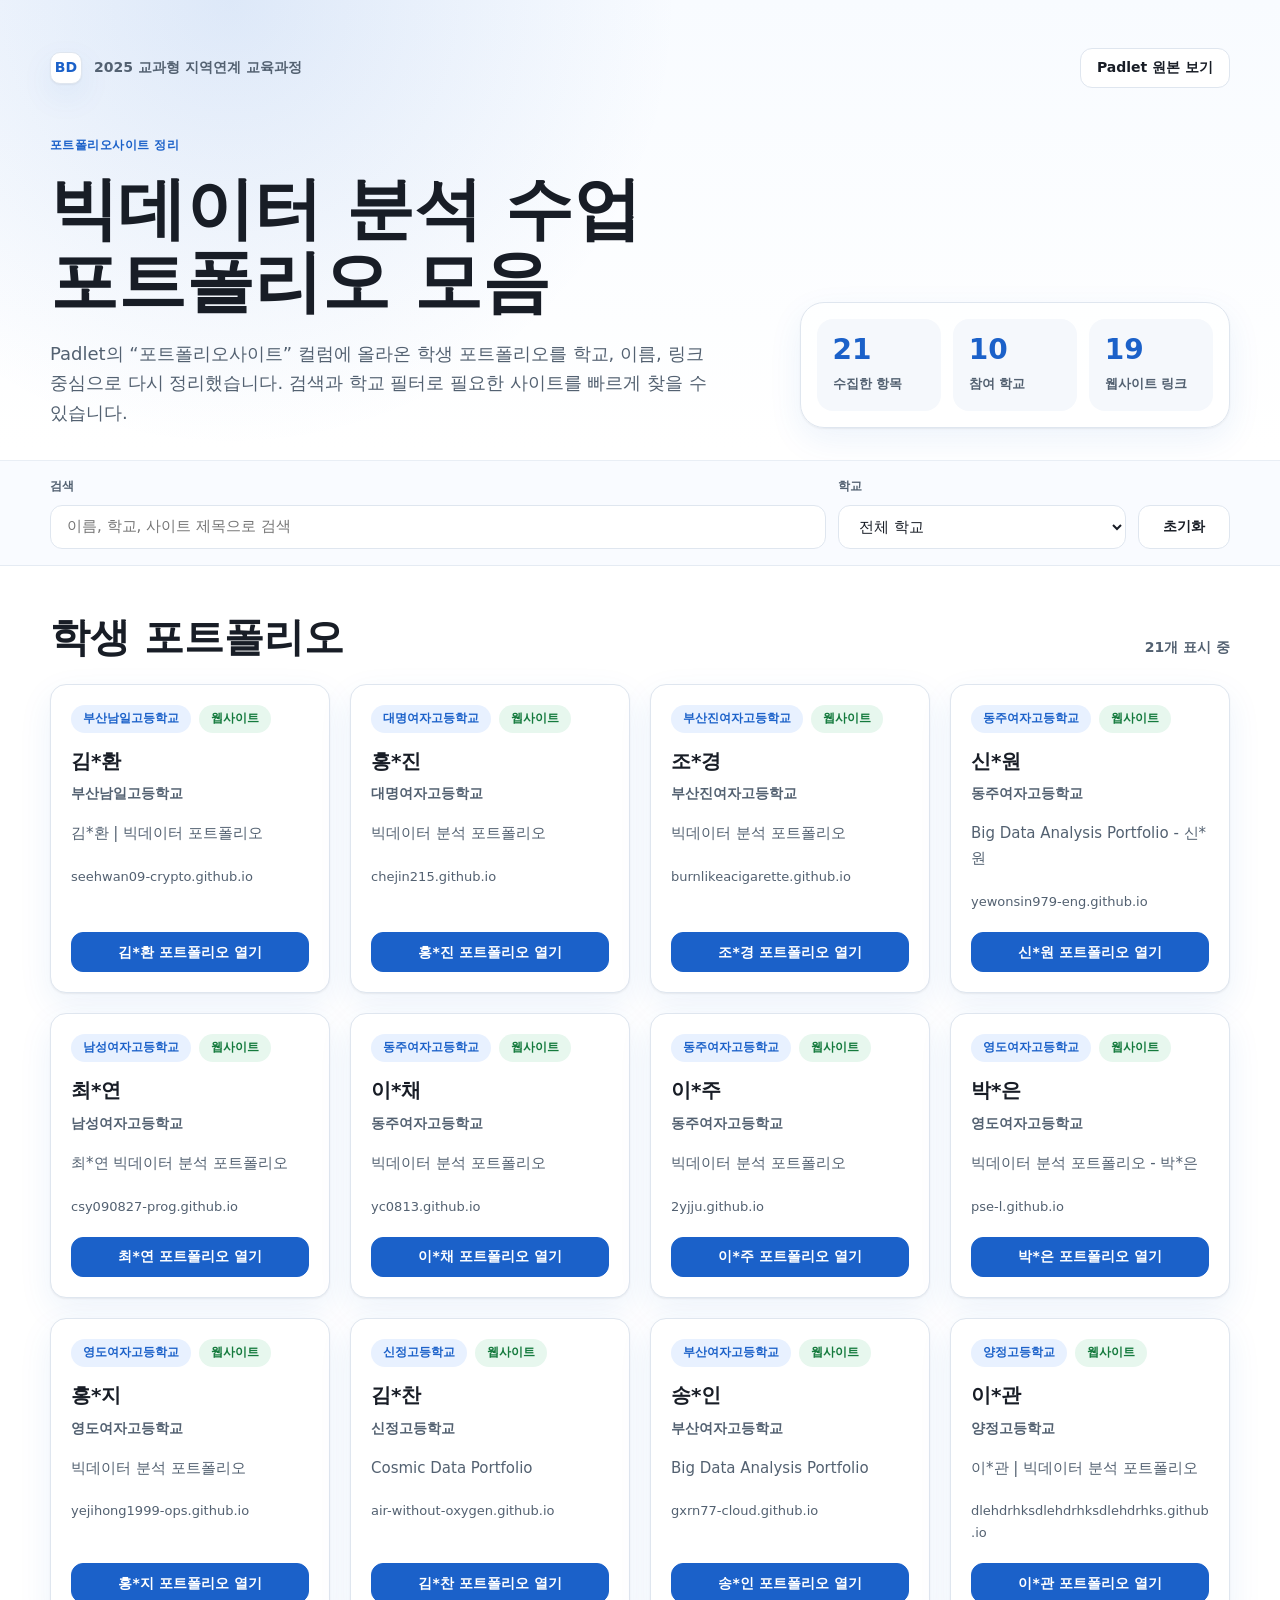
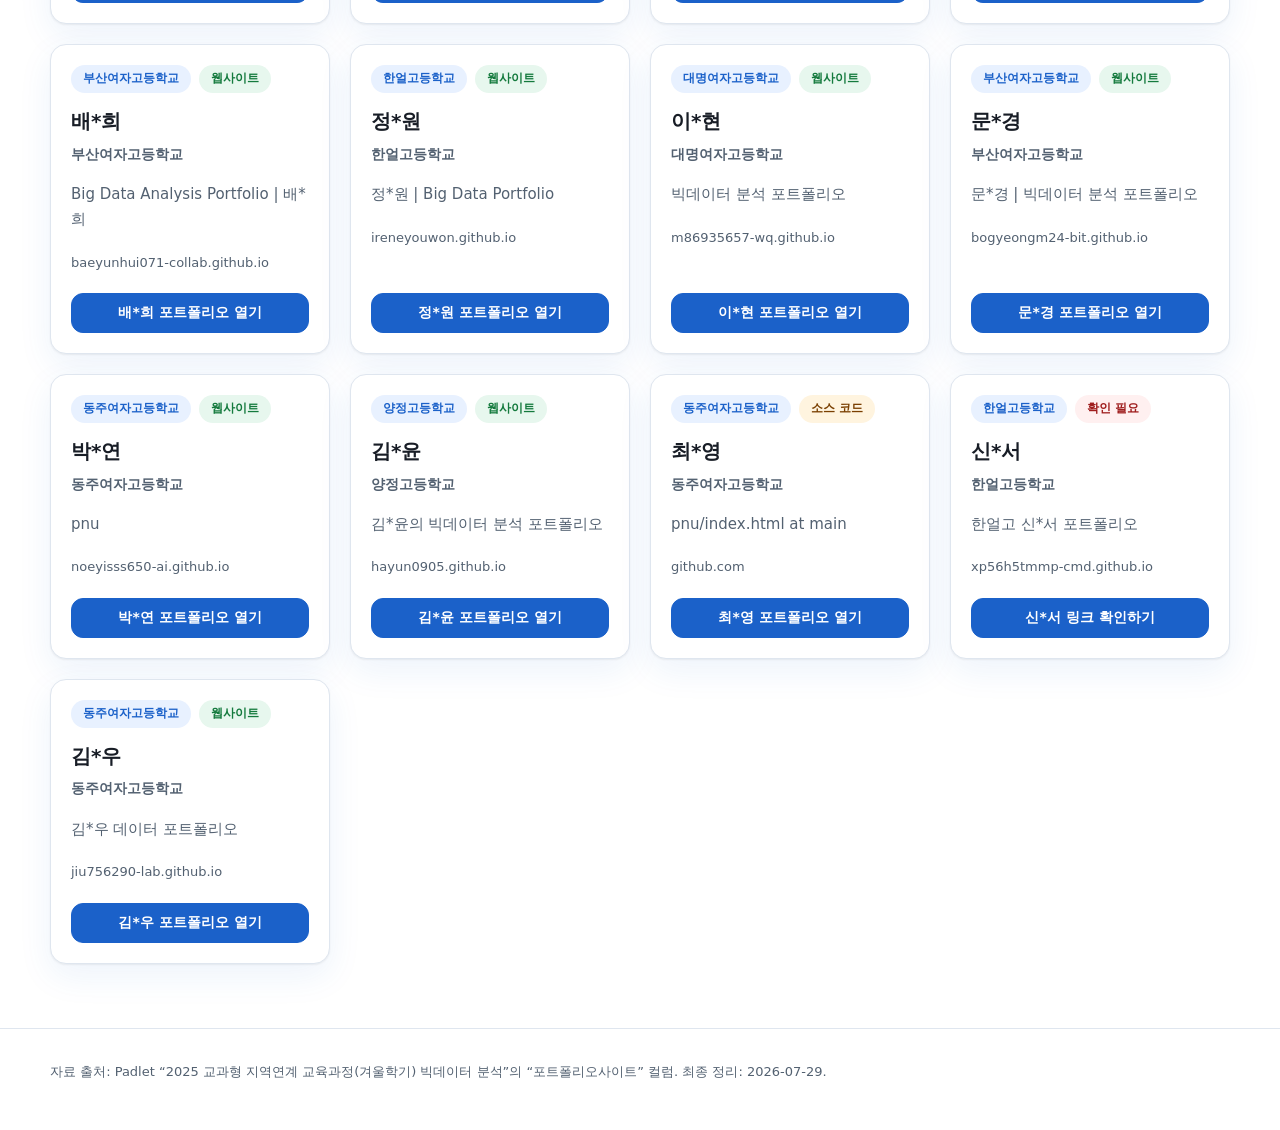
<file: index.html>
<!doctype html>
<html lang="ko">
<head>
  <meta charset="utf-8">
  <meta name="viewport" content="width=device-width, initial-scale=1">
  <title>빅데이터 분석 포트폴리오 사이트 모음</title>
  <meta name="description" content="2025 교과형 지역연계 교육과정 빅데이터 분석 수업의 학생 포트폴리오 사이트를 학교별로 정리한 웹페이지입니다.">
  <style>
    :root {
      --surface-primary: #ffffff;
      --surface-secondary: #f5f8fc;
      --surface-elevated: #ffffff;
      --text-primary: #181d26;
      --text-secondary: #536171;
      --text-muted: #536171;
      --border-default: #dfe6ef;
      --border-strong: #b8c7da;
      --accent-primary: #1b61c9;
      --accent-hover: #154fa5;
      --accent-soft: #e8f1ff;
      --success: #147a3d;
      --warning: #7a3f00;
      --status-live-bg: #e7f7ee;
      --status-source-bg: #fff4df;
      --status-broken: #9f1d1d;
      --status-broken-bg: #fff0f0;
      --shadow-card: 0 1px 2px rgb(0 0 0 / 0.06), 0 12px 34px rgb(27 97 201 / 0.08);
      --space-2: 8px;
      --space-3: 12px;
      --space-4: 16px;
      --space-5: 20px;
      --space-6: 24px;
      --space-8: 32px;
      --space-12: 48px;
      --space-16: 64px;
      --radius-card: 16px;
      --radius-control: 12px;
    }

    * {
      box-sizing: border-box;
    }

    html {
      scroll-behavior: smooth;
    }

    body {
      margin: 0;
      color: var(--text-primary);
      background:
        radial-gradient(circle at 18% 0%, rgb(27 97 201 / 0.12), transparent 28rem),
        linear-gradient(180deg, #f8fbff 0%, var(--surface-primary) 28rem);
      font-family: Pretendard, "Segoe UI", "Apple SD Gothic Neo", "Malgun Gothic", system-ui, sans-serif;
      line-height: 1.65;
    }

    a {
      color: inherit;
    }

    .page {
      width: min(1180px, calc(100% - 32px));
      margin: 0 auto;
    }

    .hero {
      padding: var(--space-12) 0 var(--space-8);
    }

    .topbar {
      display: flex;
      align-items: center;
      justify-content: space-between;
      gap: var(--space-4);
      margin-bottom: var(--space-12);
    }

    .brand {
      display: inline-flex;
      align-items: center;
      gap: var(--space-3);
      color: var(--text-secondary);
      font-size: 14px;
      font-weight: 700;
    }

    .brand-mark {
      display: grid;
      width: 32px;
      height: 32px;
      place-items: center;
      border: 1px solid var(--border-default);
      border-radius: 10px;
      color: var(--accent-primary);
      background: var(--surface-elevated);
      box-shadow: var(--shadow-card);
      font-weight: 900;
    }

    .source-link,
    .reset-button,
    .card-link {
      display: inline-flex;
      min-height: 40px;
      align-items: center;
      justify-content: center;
      border-radius: var(--radius-control);
      border: 1px solid var(--border-default);
      background: var(--surface-elevated);
      color: var(--text-primary);
      font-size: 14px;
      font-weight: 750;
      text-decoration: none;
      transition: transform 160ms ease, border-color 160ms ease, background-color 160ms ease, color 160ms ease;
    }

    .source-link {
      padding: 0 var(--space-4);
    }

    .source-link:hover,
    .reset-button:hover {
      border-color: var(--border-strong);
      background: var(--accent-soft);
    }

    .source-link:focus-visible,
    .reset-button:focus-visible,
    .card-link:focus-visible,
    .control:focus-visible {
      outline: 3px solid rgb(27 97 201 / 0.24);
      outline-offset: 2px;
      border-color: var(--accent-primary);
    }

    .source-link:active,
    .reset-button:active,
    .card-link:active {
      transform: translateY(1px);
    }

    .hero-grid {
      display: grid;
      grid-template-columns: minmax(0, 1.25fr) minmax(18rem, 0.75fr);
      gap: var(--space-8);
      align-items: end;
    }

    .eyebrow {
      margin: 0 0 var(--space-4);
      color: var(--accent-primary);
      font-size: 12px;
      font-weight: 850;
      letter-spacing: 0.04em;
    }

    h1 {
      max-width: 780px;
      margin: 0;
      font-size: clamp(2.25rem, 6vw, 4.25rem);
      font-weight: 850;
      line-height: 1.08;
      letter-spacing: 0;
      word-break: keep-all;
    }

    h1 .title-line {
      display: block;
    }

    .hero-copy {
      max-width: 62ch;
      margin: var(--space-5) 0 0;
      color: var(--text-secondary);
      font-size: 18px;
      word-break: keep-all;
    }

    .summary {
      display: grid;
      grid-template-columns: repeat(3, 1fr);
      gap: var(--space-3);
      padding: var(--space-4);
      border: 1px solid var(--border-default);
      border-radius: 24px;
      background: rgb(255 255 255 / 0.82);
      box-shadow: var(--shadow-card);
    }

    .summary-item {
      min-width: 0;
      padding: var(--space-4);
      border-radius: 16px;
      background: var(--surface-secondary);
    }

    .summary-value {
      display: block;
      color: var(--accent-primary);
      font-size: 28px;
      font-weight: 850;
      line-height: 1.1;
    }

    .summary-label {
      display: block;
      margin-top: var(--space-2);
      color: var(--text-secondary);
      font-size: 13px;
      font-weight: 700;
    }

    .controls-section {
      position: sticky;
      top: 0;
      z-index: 10;
      padding: var(--space-4) 0;
      background: rgb(248 251 255 / 0.86);
      backdrop-filter: blur(16px);
      -webkit-backdrop-filter: blur(16px);
      border-top: 1px solid rgb(223 230 239 / 0.6);
      border-bottom: 1px solid rgb(223 230 239 / 0.8);
    }

    .controls {
      display: grid;
      grid-template-columns: minmax(0, 1fr) minmax(14rem, 18rem) auto;
      gap: var(--space-3);
      align-items: end;
    }

    .field {
      display: grid;
      gap: var(--space-2);
    }

    .field label {
      color: var(--text-secondary);
      font-size: 12px;
      font-weight: 800;
      letter-spacing: 0.04em;
    }

    .control {
      width: 100%;
      min-height: 44px;
      padding: 0 var(--space-4);
      border: 1px solid var(--border-default);
      border-radius: var(--radius-control);
      background: var(--surface-elevated);
      color: var(--text-primary);
      font: inherit;
      font-size: 15px;
      transition: border-color 160ms ease, box-shadow 160ms ease;
    }

    .reset-button {
      min-width: 92px;
      min-height: 44px;
      padding: 0 var(--space-4);
      cursor: pointer;
    }

    .section-head {
      display: flex;
      align-items: end;
      justify-content: space-between;
      gap: var(--space-5);
      padding: var(--space-12) 0 var(--space-6);
    }

    .section-head h2 {
      margin: 0;
      font-size: clamp(1.75rem, 4vw, 2.5rem);
      line-height: 1.15;
    }

    .result-count {
      color: var(--text-secondary);
      font-size: 14px;
      font-weight: 750;
      white-space: nowrap;
    }

    .portfolio-grid {
      display: grid;
      grid-template-columns: repeat(auto-fit, minmax(min(100%, 17rem), 1fr));
      gap: var(--space-5);
      padding-bottom: var(--space-16);
    }

    .card {
      display: grid;
      min-height: 260px;
      align-content: space-between;
      gap: var(--space-5);
      padding: var(--space-5);
      border: 1px solid var(--border-default);
      border-radius: var(--radius-card);
      background: var(--surface-elevated);
      box-shadow: var(--shadow-card);
      transition: transform 160ms ease, border-color 160ms ease, box-shadow 160ms ease;
    }

    .card:hover {
      transform: translateY(-3px);
      border-color: var(--border-strong);
      box-shadow: 0 2px 5px rgb(0 0 0 / 0.07), 0 18px 44px rgb(27 97 201 / 0.12);
    }

    .card-meta {
      display: flex;
      flex-wrap: wrap;
      gap: var(--space-2);
      margin-bottom: var(--space-4);
    }

    .chip {
      display: inline-flex;
      align-items: center;
      min-height: 28px;
      padding: 0 var(--space-3);
      border-radius: 999px;
      background: var(--accent-soft);
      color: var(--accent-primary);
      font-size: 12px;
      font-weight: 800;
    }

    .chip.status-source {
      background: var(--status-source-bg);
      color: var(--warning);
    }

    .chip.status-broken {
      background: var(--status-broken-bg);
      color: var(--status-broken);
    }

    .chip.status-live {
      background: var(--status-live-bg);
      color: var(--success);
    }

    .card h3 {
      margin: 0;
      font-size: 20px;
      line-height: 1.28;
    }

    .school {
      margin: var(--space-2) 0 0;
      color: var(--text-secondary);
      font-size: 14px;
      font-weight: 650;
    }

    .title {
      margin: var(--space-4) 0 0;
      color: var(--text-secondary);
      font-size: 15px;
      word-break: keep-all;
    }

    .host {
      margin: var(--space-5) 0 0;
      color: var(--text-muted);
      font-size: 13px;
      overflow-wrap: anywhere;
    }

    .card-link {
      width: 100%;
      padding: 0 var(--space-4);
      background: var(--accent-primary);
      color: #ffffff;
      border-color: var(--accent-primary);
    }

    .card-link:hover {
      background: var(--accent-hover);
      border-color: var(--accent-hover);
    }

    .empty {
      display: none;
      padding: var(--space-12);
      margin-bottom: var(--space-16);
      border: 1px solid var(--border-default);
      border-radius: 24px;
      background: var(--surface-secondary);
      color: var(--text-secondary);
      text-align: center;
      font-weight: 700;
    }

    .empty.is-visible {
      display: block;
    }

    footer {
      padding: var(--space-8) 0 var(--space-12);
      border-top: 1px solid var(--border-default);
      color: var(--text-muted);
      font-size: 13px;
    }

    @media (max-width: 820px) {
      .hero-grid,
      .controls {
        grid-template-columns: 1fr;
      }

      .topbar,
      .section-head {
        align-items: flex-start;
        flex-direction: column;
      }

      .summary {
        grid-template-columns: 1fr;
      }

      .controls-section {
        position: static;
      }

      .hero-copy {
        font-size: 16px;
      }
    }

    @media (prefers-reduced-motion: reduce) {
      *,
      *::before,
      *::after {
        scroll-behavior: auto !important;
        transition: none !important;
      }
    }
  </style>
</head>
<body>
  <header class="hero">
    <div class="page">
      <div class="topbar">
        <div class="brand" aria-label="수업명">
          <span class="brand-mark">BD</span>
          <span>2025 교과형 지역연계 교육과정</span>
        </div>
        <a class="source-link" href="https://padlet.com/pnumin625/2025-b37f85t7e5kp2ymr" target="_blank" rel="noopener noreferrer">Padlet 원본 보기</a>
      </div>
      <div class="hero-grid">
        <div>
          <p class="eyebrow">포트폴리오사이트 정리</p>
          <h1><span class="title-line">빅데이터 분석 수업</span><span class="title-line">포트폴리오 모음</span></h1>
          <p class="hero-copy">Padlet의 “포트폴리오사이트” 컬럼에 올라온 학생 포트폴리오를 학교, 이름, 링크 중심으로 다시 정리했습니다. 검색과 학교 필터로 필요한 사이트를 빠르게 찾을 수 있습니다.</p>
        </div>
        <div class="summary" aria-label="포트폴리오 요약">
          <div class="summary-item">
            <span class="summary-value" id="totalCount">21</span>
            <span class="summary-label">수집한 항목</span>
          </div>
          <div class="summary-item">
            <span class="summary-value" id="schoolCount">0</span>
            <span class="summary-label">참여 학교</span>
          </div>
          <div class="summary-item">
            <span class="summary-value" id="liveCount">0</span>
            <span class="summary-label">웹사이트 링크</span>
          </div>
        </div>
      </div>
    </div>
  </header>

  <section class="controls-section" aria-label="검색과 필터">
    <div class="page controls">
      <div class="field">
        <label for="searchInput">검색</label>
        <input class="control" id="searchInput" type="search" placeholder="이름, 학교, 사이트 제목으로 검색">
      </div>
      <div class="field">
        <label for="schoolFilter">학교</label>
        <select class="control" id="schoolFilter">
          <option value="all">전체 학교</option>
        </select>
      </div>
      <button class="reset-button" type="button" id="resetButton">초기화</button>
    </div>
  </section>

  <main class="page">
    <div class="section-head">
      <h2>학생 포트폴리오</h2>
      <div class="result-count" id="resultCount" aria-live="polite">21개 표시 중</div>
    </div>
    <section class="portfolio-grid" id="portfolioGrid" aria-label="학생 포트폴리오 카드"></section>
    <div class="empty" id="emptyState">조건에 맞는 포트폴리오가 없습니다. 검색어를 줄이거나 학교 필터를 전체로 바꿔보세요.</div>
  </main>

  <footer>
    <div class="page">자료 출처: Padlet “2025 교과형 지역연계 교육과정(겨울학기) 빅데이터 분석”의 “포트폴리오사이트” 컬럼. 최종 정리: 2026-07-29.</div>
  </footer>

  <script>
    const portfolios = [
      { name: "김시환", school: "부산남일고등학교", title: "김시환 | 빅데이터 포트폴리오", url: "https://seehwan09-crypto.github.io/PNU/#projects", status: "live" },
      { name: "홍채진", school: "대명여자고등학교", title: "빅데이터 분석 포트폴리오", url: "https://chejin215.github.io/pnu/index.html", status: "live" },
      { name: "조진경", school: "부산진여자고등학교", title: "빅데이터 분석 포트폴리오", url: "https://burnlikeacigarette.github.io/PNU/index.HTML", status: "live" },
      { name: "신예원", school: "동주여자고등학교", title: "Big Data Analysis Portfolio - 신예원", url: "https://yewonsin979-eng.github.io/pnu/", status: "live" },
      { name: "최수연", school: "남성여자고등학교", title: "최수연 빅데이터 분석 포트폴리오", url: "https://csy090827-prog.github.io/pnu/index.html", status: "live" },
      { name: "이윤채", school: "동주여자고등학교", title: "빅데이터 분석 포트폴리오", url: "https://yc0813.github.io/pnuu/", status: "live" },
      { name: "이영주", school: "동주여자고등학교", title: "빅데이터 분석 포트폴리오", url: "https://2yjju.github.io/PNU/index.html", status: "live" },
      { name: "박세은", school: "영도여자고등학교", title: "빅데이터 분석 포트폴리오 - 박세은", url: "https://pse-l.github.io/PNU/", status: "live" },
      { name: "홍예지", school: "영도여자고등학교", title: "빅데이터 분석 포트폴리오", url: "https://yejihong1999-ops.github.io/PNU/", status: "live" },
      { name: "김예찬", school: "신정고등학교", title: "Cosmic Data Portfolio", url: "https://air-without-oxygen.github.io/pnu/", status: "live" },
      { name: "송가인", school: "부산여자고등학교", title: "Big Data Analysis Portfolio", url: "https://gxrn77-cloud.github.io/pnu/index.html", status: "live" },
      { name: "이동관", school: "양정고등학교", title: "이동관 | 빅데이터 분석 포트폴리오", url: "https://dlehdrhksdlehdrhksdlehdrhks.github.io/pnu/index.html", status: "live" },
      { name: "배윤희", school: "부산여자고등학교", title: "Big Data Analysis Portfolio | 배윤희", url: "https://baeyunhui071-collab.github.io/PNU/index.html", status: "live" },
      { name: "정유원", school: "한얼고등학교", title: "정유원 | Big Data Portfolio", url: "https://ireneyouwon.github.io/pnu/index.html", status: "live" },
      { name: "이가현", school: "대명여자고등학교", title: "빅데이터 분석 포트폴리오", url: "https://m86935657-wq.github.io/pnu/index.html", status: "live" },
      { name: "문보경", school: "부산여자고등학교", title: "문보경 | 빅데이터 분석 포트폴리오", url: "https://bogyeongm24-bit.github.io/pnu/index.html", status: "live" },
      { name: "박시연", school: "동주여자고등학교", title: "pnu", url: "https://noeyisss650-ai.github.io/pnu/", status: "live" },
      { name: "김하윤", school: "양정고등학교", title: "김하윤의 빅데이터 분석 포트폴리오", url: "https://hayun0905.github.io/PNU/index.html", status: "live" },
      { name: "최인영", school: "동주여자고등학교", title: "pnu/index.html at main", url: "https://github.com/choilnyoung090830-debug/pnu/blob/main/index.html", status: "source" },
      { name: "신민서", school: "한얼고등학교", title: "한얼고 신민서 포트폴리오", url: "https://xp56h5tmmp-cmd.github.io/pnu/index.html", status: "broken" },
      { name: "김지우", school: "동주여자고등학교", title: "김지우 데이터 포트폴리오", url: "https://jiu756290-lab.github.io/pnu/index.html", status: "live" }
    ];

    const grid = document.querySelector("#portfolioGrid");
    const searchInput = document.querySelector("#searchInput");
    const schoolFilter = document.querySelector("#schoolFilter");
    const resultCount = document.querySelector("#resultCount");
    const emptyState = document.querySelector("#emptyState");
    const resetButton = document.querySelector("#resetButton");

    const schools = [...new Set(portfolios.map((item) => item.school))].sort((a, b) => a.localeCompare(b, "ko"));
    const liveItems = portfolios.filter((item) => item.status === "live");

    document.querySelector("#totalCount").textContent = portfolios.length;
    document.querySelector("#schoolCount").textContent = schools.length;
    document.querySelector("#liveCount").textContent = liveItems.length;

    for (const school of schools) {
      const option = document.createElement("option");
      option.value = school;
      option.textContent = school;
      schoolFilter.append(option);
    }

    function hostFromUrl(url) {
      try {
        return new URL(url).host;
      } catch {
        return url;
      }
    }

    function maskName(name) {
      if (name.length <= 1) {
        return name;
      }
      if (name.length === 2) {
        return `${name[0]}*`;
      }
      return `${name[0]}*${name.slice(2)}`;
    }

    function maskNamesInText(text) {
      return portfolios.reduce((current, item) => current.replaceAll(item.name, maskName(item.name)), text);
    }

    function cardTemplate(item) {
      const statusText = item.status === "live" ? "웹사이트" : item.status === "source" ? "소스 코드" : "확인 필요";
      const statusClass = item.status === "live" ? "status-live" : item.status === "source" ? "status-source" : "status-broken";
      const displayName = maskName(item.name);
      const displayTitle = maskNamesInText(item.title);
      const actionText = item.status === "broken" ? `${displayName} 링크 확인하기` : `${displayName} 포트폴리오 열기`;
      return `
        <article class="card" data-name="${item.name}" data-school="${item.school}">
          <div>
            <div class="card-meta">
              <span class="chip">${item.school}</span>
              <span class="chip ${statusClass}">${statusText}</span>
            </div>
            <h3>${displayName}</h3>
            <p class="school">${item.school}</p>
            <p class="title">${displayTitle}</p>
            <p class="host">${hostFromUrl(item.url)}</p>
          </div>
          <a class="card-link" href="${item.url}" target="_blank" rel="noopener noreferrer">${actionText}</a>
        </article>
      `;
    }

    function render() {
      const query = searchInput.value.trim().toLowerCase();
      const selectedSchool = schoolFilter.value;
      const filtered = portfolios.filter((item) => {
        const haystack = `${item.name} ${maskName(item.name)} ${item.school} ${item.title} ${maskNamesInText(item.title)} ${item.url}`.toLowerCase();
        const matchesQuery = query === "" || haystack.includes(query);
        const matchesSchool = selectedSchool === "all" || item.school === selectedSchool;
        return matchesQuery && matchesSchool;
      });

      grid.innerHTML = filtered.map(cardTemplate).join("");
      resultCount.textContent = `${filtered.length}개 표시 중`;
      emptyState.classList.toggle("is-visible", filtered.length === 0);
    }

    searchInput.addEventListener("input", render);
    schoolFilter.addEventListener("change", render);
    resetButton.addEventListener("click", () => {
      searchInput.value = "";
      schoolFilter.value = "all";
      render();
      searchInput.focus();
    });

    render();
  </script>
</body>
</html>
</file>
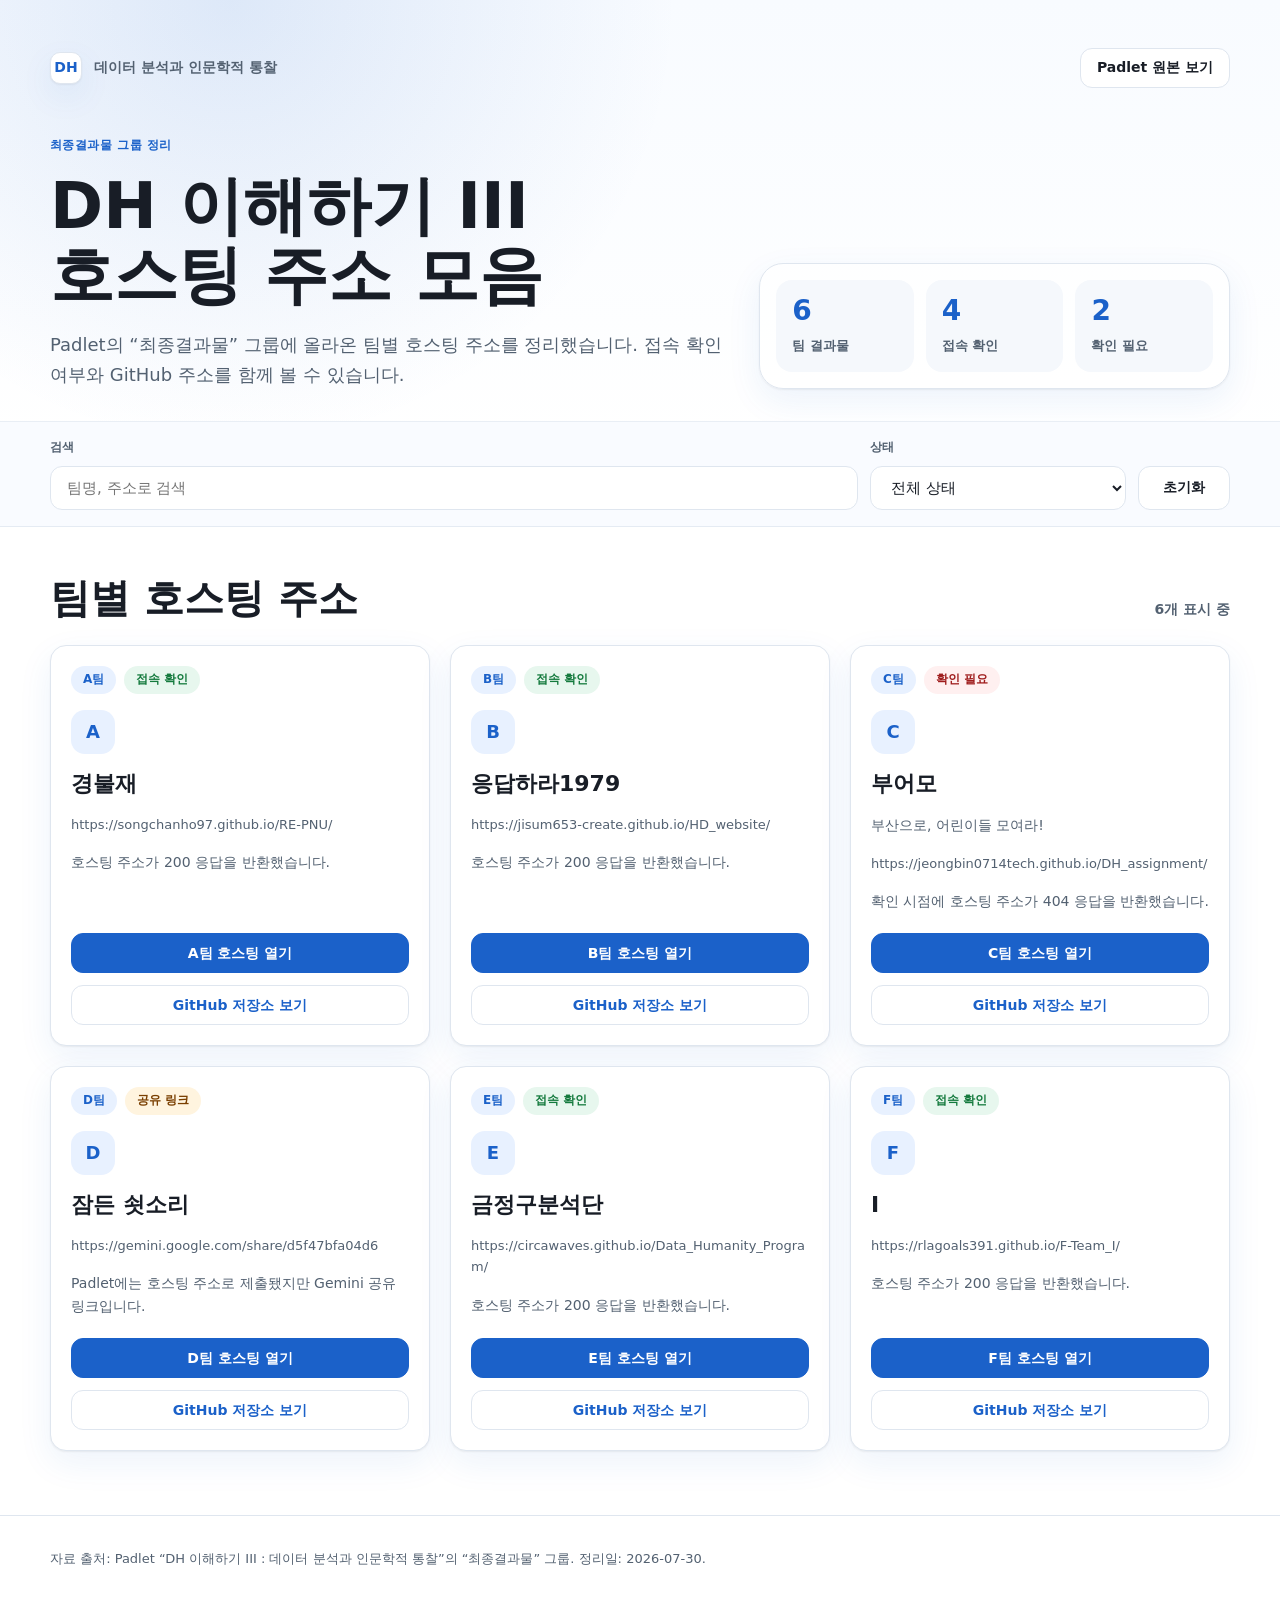
<file: dh-final-results.html>
<!doctype html>
<html lang="ko">
<head>
  <meta charset="utf-8">
  <meta name="viewport" content="width=device-width, initial-scale=1">
  <title>DH 이해하기 III 최종결과물 호스팅 주소</title>
  <meta name="description" content="Padlet 최종결과물 그룹의 팀별 호스팅 주소를 정리한 웹페이지입니다.">
  <style>
    :root {
      --surface-primary: #ffffff;
      --surface-secondary: #f5f8fc;
      --surface-elevated: #ffffff;
      --text-primary: #181d26;
      --text-secondary: #536171;
      --text-muted: #536171;
      --border-default: #dfe6ef;
      --border-strong: #b8c7da;
      --accent-primary: #1b61c9;
      --accent-hover: #154fa5;
      --accent-soft: #e8f1ff;
      --success: #147a3d;
      --warning: #7a3f00;
      --status-live-bg: #e7f7ee;
      --status-source-bg: #fff4df;
      --status-broken: #9f1d1d;
      --status-broken-bg: #fff0f0;
      --shadow-card: 0 1px 2px rgb(0 0 0 / 0.06), 0 12px 34px rgb(27 97 201 / 0.08);
      --space-2: 8px;
      --space-3: 12px;
      --space-4: 16px;
      --space-5: 20px;
      --space-6: 24px;
      --space-8: 32px;
      --space-12: 48px;
      --space-16: 64px;
      --radius-card: 16px;
      --radius-control: 12px;
    }

    * {
      box-sizing: border-box;
    }

    body {
      margin: 0;
      color: var(--text-primary);
      background:
        radial-gradient(circle at 18% 0%, rgb(27 97 201 / 0.12), transparent 28rem),
        linear-gradient(180deg, #f8fbff 0%, var(--surface-primary) 28rem);
      font-family: Pretendard, "Segoe UI", "Apple SD Gothic Neo", "Malgun Gothic", system-ui, sans-serif;
      line-height: 1.65;
    }

    .page {
      width: min(1180px, calc(100% - 32px));
      margin: 0 auto;
    }

    .hero {
      padding: var(--space-12) 0 var(--space-8);
    }

    .topbar {
      display: flex;
      align-items: center;
      justify-content: space-between;
      gap: var(--space-4);
      margin-bottom: var(--space-12);
    }

    .brand {
      display: inline-flex;
      align-items: center;
      gap: var(--space-3);
      color: var(--text-secondary);
      font-size: 14px;
      font-weight: 700;
    }

    .brand-mark {
      display: grid;
      width: 32px;
      height: 32px;
      place-items: center;
      border: 1px solid var(--border-default);
      border-radius: 10px;
      color: var(--accent-primary);
      background: var(--surface-elevated);
      box-shadow: var(--shadow-card);
      font-weight: 900;
    }

    .source-link,
    .reset-button,
    .card-link,
    .secondary-link {
      display: inline-flex;
      min-height: 40px;
      align-items: center;
      justify-content: center;
      border-radius: var(--radius-control);
      border: 1px solid var(--border-default);
      background: var(--surface-elevated);
      color: var(--text-primary);
      font-size: 14px;
      font-weight: 750;
      text-decoration: none;
      transition: transform 160ms ease, border-color 160ms ease, background-color 160ms ease, color 160ms ease;
    }

    .source-link {
      padding: 0 var(--space-4);
    }

    .source-link:hover,
    .reset-button:hover,
    .secondary-link:hover {
      border-color: var(--border-strong);
      background: var(--accent-soft);
    }

    .source-link:focus-visible,
    .reset-button:focus-visible,
    .card-link:focus-visible,
    .secondary-link:focus-visible,
    .control:focus-visible {
      outline: 3px solid rgb(27 97 201 / 0.24);
      outline-offset: 2px;
      border-color: var(--accent-primary);
    }

    .source-link:active,
    .reset-button:active,
    .card-link:active,
    .secondary-link:active {
      transform: translateY(1px);
    }

    .hero-grid {
      display: grid;
      grid-template-columns: minmax(0, 1.18fr) minmax(18rem, 0.82fr);
      gap: var(--space-8);
      align-items: end;
    }

    .eyebrow {
      margin: 0 0 var(--space-4);
      color: var(--accent-primary);
      font-size: 12px;
      font-weight: 850;
      letter-spacing: 0.04em;
    }

    h1 {
      max-width: 800px;
      margin: 0;
      font-size: clamp(2.15rem, 5.4vw, 4rem);
      font-weight: 850;
      line-height: 1.08;
      letter-spacing: 0;
      word-break: keep-all;
    }

    h1 .title-line {
      display: block;
    }

    .hero-copy {
      max-width: 64ch;
      margin: var(--space-5) 0 0;
      color: var(--text-secondary);
      font-size: 18px;
      word-break: keep-all;
    }

    .summary {
      display: grid;
      grid-template-columns: repeat(3, 1fr);
      gap: var(--space-3);
      padding: var(--space-4);
      border: 1px solid var(--border-default);
      border-radius: 24px;
      background: rgb(255 255 255 / 0.82);
      box-shadow: var(--shadow-card);
    }

    .summary-item {
      min-width: 0;
      padding: var(--space-4);
      border-radius: 16px;
      background: var(--surface-secondary);
    }

    .summary-value {
      display: block;
      color: var(--accent-primary);
      font-size: 28px;
      font-weight: 850;
      line-height: 1.1;
    }

    .summary-label {
      display: block;
      margin-top: var(--space-2);
      color: var(--text-secondary);
      font-size: 13px;
      font-weight: 700;
    }

    .controls-section {
      position: sticky;
      top: 0;
      z-index: 10;
      padding: var(--space-4) 0;
      background: rgb(248 251 255 / 0.86);
      backdrop-filter: blur(16px);
      -webkit-backdrop-filter: blur(16px);
      border-top: 1px solid rgb(223 230 239 / 0.6);
      border-bottom: 1px solid rgb(223 230 239 / 0.8);
    }

    .controls {
      display: grid;
      grid-template-columns: minmax(0, 1fr) minmax(13rem, 16rem) auto;
      gap: var(--space-3);
      align-items: end;
    }

    .field {
      display: grid;
      gap: var(--space-2);
    }

    .field label {
      color: var(--text-secondary);
      font-size: 12px;
      font-weight: 800;
      letter-spacing: 0.04em;
    }

    .control {
      width: 100%;
      min-height: 44px;
      padding: 0 var(--space-4);
      border: 1px solid var(--border-default);
      border-radius: var(--radius-control);
      background: var(--surface-elevated);
      color: var(--text-primary);
      font: inherit;
      font-size: 15px;
    }

    .reset-button {
      min-width: 92px;
      min-height: 44px;
      padding: 0 var(--space-4);
      cursor: pointer;
    }

    .section-head {
      display: flex;
      align-items: end;
      justify-content: space-between;
      gap: var(--space-5);
      padding: var(--space-12) 0 var(--space-6);
    }

    .section-head h2 {
      margin: 0;
      font-size: clamp(1.75rem, 4vw, 2.5rem);
      line-height: 1.15;
      word-break: keep-all;
    }

    .result-count {
      color: var(--text-secondary);
      font-size: 14px;
      font-weight: 750;
      white-space: nowrap;
    }

    .result-grid {
      display: grid;
      grid-template-columns: repeat(auto-fit, minmax(min(100%, 20rem), 1fr));
      gap: var(--space-5);
      padding-bottom: var(--space-16);
    }

    .card {
      display: grid;
      min-height: 308px;
      align-content: space-between;
      gap: var(--space-5);
      padding: var(--space-5);
      border: 1px solid var(--border-default);
      border-radius: var(--radius-card);
      background: var(--surface-elevated);
      box-shadow: var(--shadow-card);
      transition: transform 160ms ease, border-color 160ms ease, box-shadow 160ms ease;
    }

    .card:hover {
      transform: translateY(-3px);
      border-color: var(--border-strong);
      box-shadow: 0 2px 5px rgb(0 0 0 / 0.07), 0 18px 44px rgb(27 97 201 / 0.12);
    }

    .card-meta {
      display: flex;
      flex-wrap: wrap;
      gap: var(--space-2);
      margin-bottom: var(--space-4);
    }

    .chip {
      display: inline-flex;
      align-items: center;
      min-height: 28px;
      padding: 0 var(--space-3);
      border-radius: 999px;
      background: var(--accent-soft);
      color: var(--accent-primary);
      font-size: 12px;
      font-weight: 800;
    }

    .chip.status-live {
      background: var(--status-live-bg);
      color: var(--success);
    }

    .chip.status-share {
      background: var(--status-source-bg);
      color: var(--warning);
    }

    .chip.status-broken {
      background: var(--status-broken-bg);
      color: var(--status-broken);
    }

    .team-code {
      display: inline-flex;
      width: 44px;
      height: 44px;
      align-items: center;
      justify-content: center;
      margin-bottom: var(--space-4);
      border-radius: 14px;
      background: var(--accent-soft);
      color: var(--accent-primary);
      font-size: 18px;
      font-weight: 900;
    }

    .card h3 {
      margin: 0;
      font-size: 22px;
      line-height: 1.25;
      word-break: keep-all;
    }

    .host {
      margin: var(--space-4) 0 0;
      color: var(--text-muted);
      font-size: 13px;
      overflow-wrap: anywhere;
    }

    .note {
      margin: var(--space-4) 0 0;
      color: var(--text-secondary);
      font-size: 14px;
      word-break: keep-all;
    }

    .actions {
      display: grid;
      gap: var(--space-3);
    }

    .card-link {
      width: 100%;
      padding: 0 var(--space-4);
      background: var(--accent-primary);
      color: #ffffff;
      border-color: var(--accent-primary);
    }

    .card-link:hover {
      background: var(--accent-hover);
      border-color: var(--accent-hover);
    }

    .secondary-link {
      width: 100%;
      padding: 0 var(--space-4);
      color: var(--accent-primary);
    }

    .empty {
      display: none;
      padding: var(--space-12);
      margin-bottom: var(--space-16);
      border: 1px solid var(--border-default);
      border-radius: 24px;
      background: var(--surface-secondary);
      color: var(--text-secondary);
      text-align: center;
      font-weight: 700;
    }

    .empty.is-visible {
      display: block;
    }

    footer {
      padding: var(--space-8) 0 var(--space-12);
      border-top: 1px solid var(--border-default);
      color: var(--text-muted);
      font-size: 13px;
    }

    @media (max-width: 820px) {
      .hero-grid,
      .controls {
        grid-template-columns: 1fr;
      }

      .topbar,
      .section-head {
        align-items: flex-start;
        flex-direction: column;
      }

      .summary {
        grid-template-columns: 1fr;
      }

      .controls-section {
        position: static;
      }

      .hero-copy {
        font-size: 16px;
      }
    }

    @media (prefers-reduced-motion: reduce) {
      *,
      *::before,
      *::after {
        transition: none !important;
      }
    }
  </style>
</head>
<body>
  <header class="hero">
    <div class="page">
      <div class="topbar">
        <div class="brand" aria-label="수업명">
          <span class="brand-mark">DH</span>
          <span>데이터 분석과 인문학적 통찰</span>
        </div>
        <a class="source-link" href="https://padlet.com/pnumin625/dh-iii-dczwb5ewpoqvlvp5" target="_blank" rel="noopener noreferrer">Padlet 원본 보기</a>
      </div>
      <div class="hero-grid">
        <div>
          <p class="eyebrow">최종결과물 그룹 정리</p>
          <h1><span class="title-line">DH 이해하기 III</span><span class="title-line">호스팅 주소 모음</span></h1>
          <p class="hero-copy">Padlet의 “최종결과물” 그룹에 올라온 팀별 호스팅 주소를 정리했습니다. 접속 확인 여부와 GitHub 주소를 함께 볼 수 있습니다.</p>
        </div>
        <div class="summary" aria-label="최종결과물 요약">
          <div class="summary-item">
            <span class="summary-value" id="teamCount">6</span>
            <span class="summary-label">팀 결과물</span>
          </div>
          <div class="summary-item">
            <span class="summary-value" id="liveCount">4</span>
            <span class="summary-label">접속 확인</span>
          </div>
          <div class="summary-item">
            <span class="summary-value" id="checkCount">2</span>
            <span class="summary-label">확인 필요</span>
          </div>
        </div>
      </div>
    </div>
  </header>

  <section class="controls-section" aria-label="검색과 필터">
    <div class="page controls">
      <div class="field">
        <label for="searchInput">검색</label>
        <input class="control" id="searchInput" type="search" placeholder="팀명, 주소로 검색">
      </div>
      <div class="field">
        <label for="statusFilter">상태</label>
        <select class="control" id="statusFilter">
          <option value="all">전체 상태</option>
          <option value="live">접속 확인</option>
          <option value="share">공유 링크</option>
          <option value="broken">확인 필요</option>
        </select>
      </div>
      <button class="reset-button" type="button" id="resetButton">초기화</button>
    </div>
  </section>

  <main class="page">
    <div class="section-head">
      <h2>팀별 호스팅 주소</h2>
      <div class="result-count" id="resultCount" aria-live="polite">6개 표시 중</div>
    </div>
    <section class="result-grid" id="resultGrid" aria-label="팀별 최종결과물 카드"></section>
    <div class="empty" id="emptyState">조건에 맞는 팀 결과물이 없습니다. 검색어를 줄이거나 상태 필터를 전체로 바꿔보세요.</div>
  </main>

  <footer>
    <div class="page">자료 출처: Padlet “DH 이해하기 III : 데이터 분석과 인문학적 통찰”의 “최종결과물” 그룹. 정리일: 2026-07-30.</div>
  </footer>

  <script>
    const results = [
      {
        code: "A",
        team: "경불재",
        hosting: "https://songchanho97.github.io/RE-PNU/",
        github: "https://github.com/songchanho97/RE-PNU/tree/main",
        status: "live"
      },
      {
        code: "B",
        team: "응답하라1979",
        hosting: "https://jisum653-create.github.io/HD_website/",
        github: "https://github.com/jisum653-create/HD_website",
        status: "live"
      },
      {
        code: "C",
        team: "부어모",
        subtitle: "부산으로, 어린이들 모여라!",
        hosting: "https://jeongbin0714tech.github.io/DH_assignment/",
        github: "https://github.com/KangSY01/BuEoMo",
        status: "broken"
      },
      {
        code: "D",
        team: "잠든 쇳소리",
        hosting: "https://gemini.google.com/share/d5f47bfa04d6",
        github: "https://github.com/bbin-gif/DH-",
        status: "share"
      },
      {
        code: "E",
        team: "금정구분석단",
        hosting: "https://circawaves.github.io/Data_Humanity_Program/",
        github: "https://github.com/CircaWaves/Data_Humanity_Program",
        status: "live"
      },
      {
        code: "F",
        team: "I",
        hosting: "https://rlagoals391.github.io/F-Team_I/",
        github: "https://github.com/rlagoals391/F-Team_I",
        status: "live"
      }
    ];

    const grid = document.querySelector("#resultGrid");
    const searchInput = document.querySelector("#searchInput");
    const statusFilter = document.querySelector("#statusFilter");
    const resultCount = document.querySelector("#resultCount");
    const emptyState = document.querySelector("#emptyState");
    const resetButton = document.querySelector("#resetButton");

    const statusMap = {
      live: { text: "접속 확인", className: "status-live", note: "호스팅 주소가 200 응답을 반환했습니다." },
      share: { text: "공유 링크", className: "status-share", note: "Padlet에는 호스팅 주소로 제출됐지만 Gemini 공유 링크입니다." },
      broken: { text: "확인 필요", className: "status-broken", note: "확인 시점에 호스팅 주소가 404 응답을 반환했습니다." }
    };

    function hostFromUrl(url) {
      try {
        return new URL(url).host;
      } catch {
        return url;
      }
    }

    function cardTemplate(item) {
      const status = statusMap[item.status];
      const subtitle = item.subtitle ? `<p class="note">${item.subtitle}</p>` : "";
      return `
        <article class="card">
          <div>
            <div class="card-meta">
              <span class="chip">${item.code}팀</span>
              <span class="chip ${status.className}">${status.text}</span>
            </div>
            <span class="team-code">${item.code}</span>
            <h3>${item.team}</h3>
            ${subtitle}
            <p class="host">${item.hosting}</p>
            <p class="note">${status.note}</p>
          </div>
          <div class="actions">
            <a class="card-link" href="${item.hosting}" target="_blank" rel="noopener noreferrer">${item.code}팀 호스팅 열기</a>
            <a class="secondary-link" href="${item.github}" target="_blank" rel="noopener noreferrer">GitHub 저장소 보기</a>
          </div>
        </article>
      `;
    }

    function render() {
      const query = searchInput.value.trim().toLowerCase();
      const selectedStatus = statusFilter.value;
      const filtered = results.filter((item) => {
        const haystack = `${item.code} ${item.team} ${item.subtitle || ""} ${item.hosting} ${item.github}`.toLowerCase();
        const matchesQuery = query === "" || haystack.includes(query);
        const matchesStatus = selectedStatus === "all" || item.status === selectedStatus;
        return matchesQuery && matchesStatus;
      });

      grid.innerHTML = filtered.map(cardTemplate).join("");
      resultCount.textContent = `${filtered.length}개 표시 중`;
      emptyState.classList.toggle("is-visible", filtered.length === 0);
    }

    searchInput.addEventListener("input", render);
    statusFilter.addEventListener("change", render);
    resetButton.addEventListener("click", () => {
      searchInput.value = "";
      statusFilter.value = "all";
      render();
      searchInput.focus();
    });

    render();
  </script>
</body>
</html>
</file>
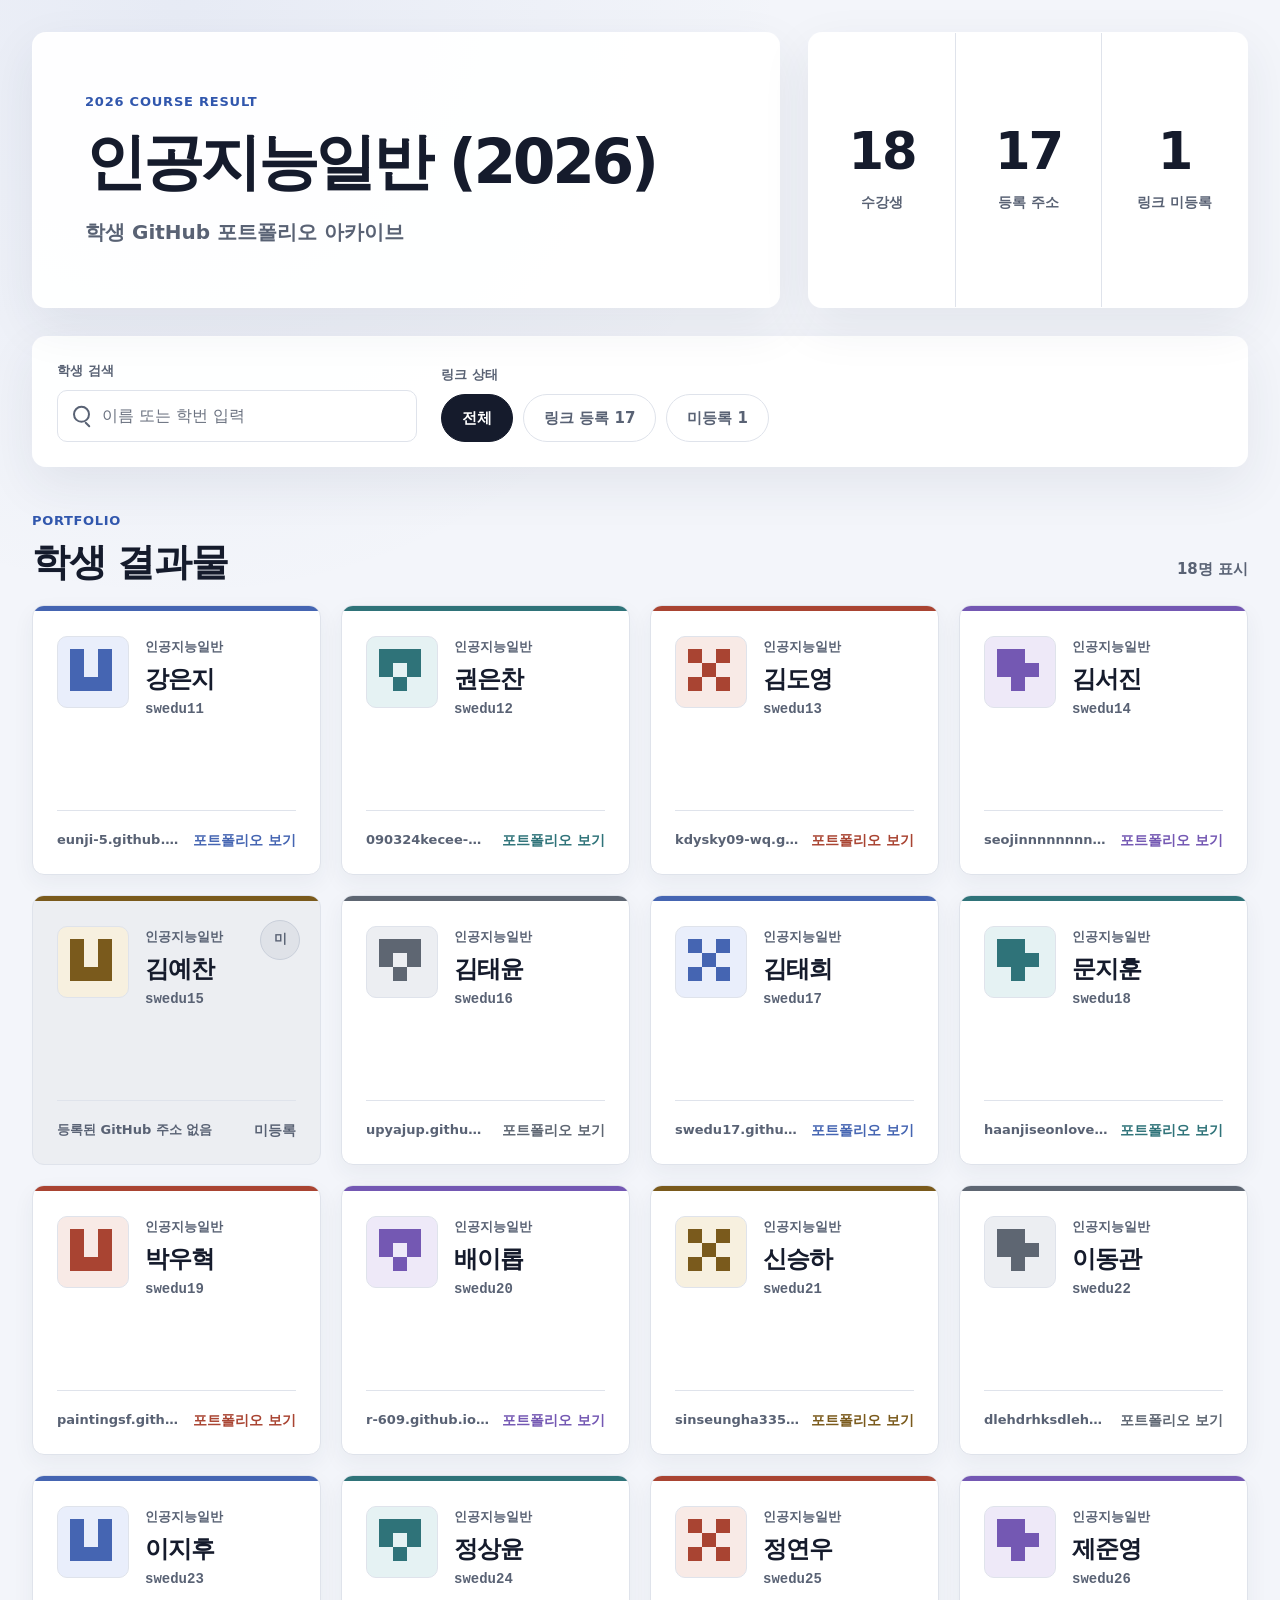
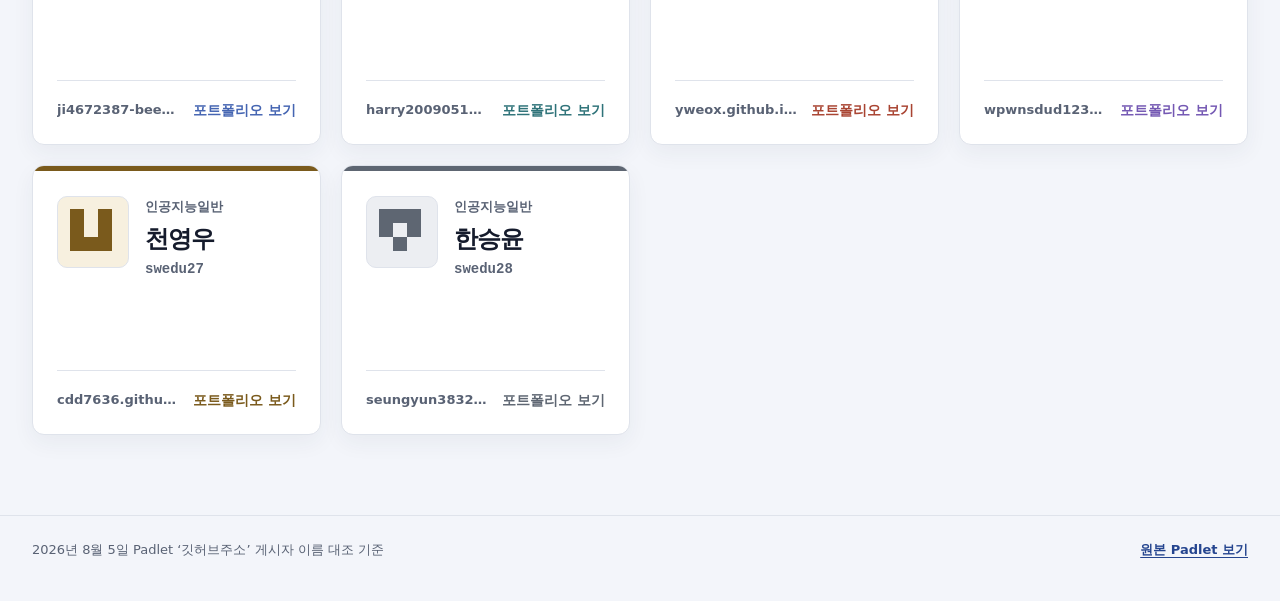
<file: github-Ai2026.html>
<!doctype html>
<html lang="ko">

<head>
  <meta charset="utf-8">
  <meta name="viewport" content="width=device-width, initial-scale=1">
  <meta name="description" content="2026년 여름방학 인공지능일반 학생 GitHub 포트폴리오 주소를 학번순으로 정리한 페이지">
  <meta name="theme-color" content="#f3f5fa">
  <title>학생 GitHub 포트폴리오 | 인공지능일반</title>
  <link rel="stylesheet" href="github-addresses.css">
</head>

<body>
  <a class="skip-link" href="#student-directory">학생 결과물로 건너뛰기</a>

  <header class="shell hero-grid" aria-labelledby="page-title">
    <section class="hero-panel hero-copy-panel">
      <p class="eyebrow">2026 COURSE RESULT</p>
      <h1 id="page-title">인공지능일반 (2026)</h1>
      <p class="hero-subtitle">학생 GitHub 포트폴리오 아카이브</p>
    </section>

    <aside class="hero-panel metrics-panel" aria-label="포트폴리오 등록 현황">
      <div class="metric">
        <strong class="metric-value" id="total-students">18</strong>
        <span class="metric-label">수강생</span>
      </div>
      <div class="metric">
        <strong class="metric-value" id="linked-count">17</strong>
        <span class="metric-label">등록 주소</span>
      </div>
      <div class="metric">
        <strong class="metric-value" id="pending-count">1</strong>
        <span class="metric-label">링크 미등록</span>
      </div>
    </aside>
  </header>

  <section class="shell control-panel" aria-label="학생 검색 및 링크 상태 필터">
    <div>
      <label class="control-label" for="student-search">학생 검색</label>
      <div class="search-wrap">
        <input class="search-field" id="student-search" type="search" placeholder="이름 또는 학번 입력" autocomplete="off">
      </div>
    </div>
    <div>
      <span class="control-label">링크 상태</span>
      <div class="filter-bar" role="group" aria-label="링크 상태 필터">
        <button class="filter-button" type="button" data-filter="all" aria-pressed="true">전체</button>
        <button class="filter-button" type="button" data-filter="linked" aria-pressed="false" id="filter-linked-btn">링크 등록 17</button>
        <button class="filter-button" type="button" data-filter="pending" aria-pressed="false" id="filter-pending-btn">미등록 1</button>
      </div>
    </div>
  </section>

  <main class="shell directory" id="student-directory">
    <div class="directory-head">
      <div>
        <p class="section-kicker">PORTFOLIO</p>
        <h2>학생 결과물</h2>
      </div>
      <p class="result-count" id="result-count" aria-live="polite">18명 표시</p>
    </div>

    <ol class="student-list" id="student-list" aria-label="학번순 학생 GitHub 포트폴리오"></ol>
    <p class="empty-state" id="empty-state" hidden>검색 조건에 맞는 학생이 없습니다.</p>
  </main>

  <footer>
    <div class="shell footer-inner">
      <p>2026년 8월 5일 Padlet ‘깃허브주소’ 게시자 이름 대조 기준</p>
      <a class="source-link" href="https://padlet.com/pnumin625/2026-yvi0fglmjmepsd0v" target="_blank"
        rel="noopener noreferrer">원본 Padlet 보기</a>
    </div>
  </footer>

  <script>
    (() => {
      const students = [
        { name: "강은지", id: "swedu11", url: "https://eunji-5.github.io/AI2026/", domain: "eunji-5.github.io/AI2026/" },
        { name: "권은찬", id: "swedu12", url: "https://090324kecee-maker.github.io/AI2026/", domain: "090324kecee-maker.github.io/AI2026/" },
        { name: "김도영", id: "swedu13", url: "https://kdysky09-wq.github.io/AI-2026/", domain: "kdysky09-wq.github.io/AI-2026/" },
        { name: "김서진", id: "swedu14", url: "https://seojinnnnnnnn.github.io/AI2026/", domain: "seojinnnnnnnn.github.io/AI2026/" },
        { name: "김예찬", id: "swedu15" },
        { name: "김태윤", id: "swedu16", url: "https://upyajup.github.io/AI2026/", domain: "upyajup.github.io/AI2026/" },
        { name: "김태희", id: "swedu17", url: "https://swedu17.github.io/AI-2026/", domain: "swedu17.github.io/AI-2026/" },
        { name: "문지훈", id: "swedu18", url: "https://haanjiseonloveleeyeajoon.github.io/2026AI/", domain: "haanjiseonloveleeyeajoon.github.io/2026AI/" },
        { name: "박우혁", id: "swedu19", url: "https://paintingsf.github.io/AI2026/", domain: "paintingsf.github.io/AI2026/" },
        { name: "배이롭", id: "swedu20", url: "https://r-609.github.io/AI2026/", domain: "r-609.github.io/AI2026/" },
        { name: "신승하", id: "swedu21", url: "https://sinseungha335-art.github.io/AI2026/", domain: "sinseungha335-art.github.io/AI2026/" },
        { name: "이동관", id: "swedu22", url: "https://dlehdrhksdlehdrhksdlehdrhks.github.io/AI2026/", domain: "dlehdrhksdlehdrhksdlehdrhks.github.io/AI2026/" },
        { name: "이지후", id: "swedu23", url: "https://ji4672387-beep.github.io/AI2026/", domain: "ji4672387-beep.github.io/AI2026/" },
        { name: "정상윤", id: "swedu24", url: "https://harry20090515-ai.github.io/AI2026/", domain: "harry20090515-ai.github.io/AI2026/" },
        { name: "정연우", id: "swedu25", url: "https://yweox.github.io/AI2026/", domain: "yweox.github.io/AI2026/" },
        { name: "제준영", id: "swedu26", url: "https://wpwnsdud1234.github.io/AI2026/", domain: "wpwnsdud1234.github.io/AI2026/" },
        { name: "천영우", id: "swedu27", url: "https://cdd7636.github.io/AI2026/", domain: "cdd7636.github.io/AI2026/" },
        { name: "한승윤", id: "swedu28", url: "https://seungyun3832.github.io/AI2026/", domain: "seungyun3832.github.io/AI2026/" }
      ];

      // Dynamic metrics calculation
      const totalCount = students.length;
      const linkedCount = students.filter(s => Boolean(s.url)).length;
      const pendingCount = totalCount - linkedCount;

      document.querySelector("#total-students").textContent = totalCount;
      document.querySelector("#linked-count").textContent = linkedCount;
      document.querySelector("#pending-count").textContent = pendingCount;

      document.querySelector("#filter-linked-btn").textContent = `링크 등록 ${linkedCount}`;
      document.querySelector("#filter-pending-btn").textContent = `미등록 ${pendingCount}`;

      const accents = ["blue", "teal", "coral", "violet", "amber", "slate"];
      const patterns = ["a", "b", "c", "d"];
      const list = document.querySelector("#student-list");
      const search = document.querySelector("#student-search");
      const buttons = Array.from(document.querySelectorAll(".filter-button"));
      const resultCount = document.querySelector("#result-count");
      const empty = document.querySelector("#empty-state");
      let activeFilter = "all";

      students.forEach((student, index) => {
        const linked = Boolean(student.url);
        const displayDomain = student.domain || (linked ? student.url.replace(/^https?:\/\//, "") : "등록된 GitHub 주소 없음");
        const item = document.createElement("li");
        const surface = document.createElement(linked ? "a" : "article");

        item.className = `card-item accent-${accents[index % accents.length]}`;
        item.dataset.status = linked ? "linked" : "pending";
        item.dataset.search = `${student.name} ${student.id}`.toLocaleLowerCase("ko-KR");

        surface.className = `student-card ${linked ? "linked" : "pending"}`;
        if (linked) {
          surface.href = student.url;
          surface.target = "_blank";
          surface.rel = "noopener noreferrer";
          surface.setAttribute("aria-label", `${student.name} 포트폴리오 새 창에서 열기`);
        }

        surface.innerHTML = `
          <div class="card-main">
            <span class="pixel-avatar pattern-${patterns[index % patterns.length]}" aria-hidden="true">
              <span class="pixel-mark"></span>
            </span>
            <div class="identity">
              <p class="course-label">인공지능일반</p>
              <h3 class="student-name">${student.name}</h3>
              <p class="student-id">${student.id}</p>
            </div>
          </div>
          ${linked ? "" : '<span class="pending-mark" aria-hidden="true">미</span><span class="sr-only">링크 미등록</span>'}
          <div class="card-footer">
            <p class="portfolio-domain">${linked ? displayDomain : "등록된 GitHub 주소 없음"}</p>
            <span class="portfolio-action">${linked ? "포트폴리오 보기" : "미등록"}</span>
          </div>
        `;

        item.append(surface);
        list.append(item);
      });

      const cards = Array.from(document.querySelectorAll(".card-item"));

      const applyFilters = () => {
        const query = search.value.trim().toLocaleLowerCase("ko-KR");
        let visibleCount = 0;

        cards.forEach((card) => {
          const matchesStatus = activeFilter === "all" || card.dataset.status === activeFilter;
          const matchesSearch = !query || card.dataset.search.includes(query);
          const visible = matchesStatus && matchesSearch;
          card.hidden = !visible;
          if (visible) visibleCount += 1;
        });

        empty.hidden = visibleCount !== 0;
        resultCount.textContent = `${visibleCount}명 표시`;
      };

      buttons.forEach((button) => {
        button.addEventListener("click", () => {
          activeFilter = button.dataset.filter;
          buttons.forEach((item) => item.setAttribute("aria-pressed", String(item === button)));
          applyFilters();
        });
      });

      search.addEventListener("input", applyFilters);
    })();
  </script>
</body>

</html>
</file>
<file: github-addresses.css>
:root {
  color-scheme: light;
  --canvas: #f3f5fa;
  --surface: #ffffff;
  --ink: #151b2c;
  --ink-muted: #596274;
  --ink-faint: #6b7280;
  --border: #dfe3eb;
  --border-strong: #c9cfda;
  --accent: #3157ad;
  --accent-strong: #25458f;
  --focus: #1769d2;
  --pending-bg: #eceef2;
  --card-blue: #4565b2;
  --card-teal: #2f7379;
  --card-coral: #a94432;
  --card-violet: #7458b3;
  --card-amber: #7a5a1c;
  --card-slate: #5e6672;
  --avatar-blue: #e9eefb;
  --avatar-teal: #e5f2f3;
  --avatar-coral: #f8eae6;
  --avatar-violet: #eee9f8;
  --avatar-amber: #f7f0df;
  --avatar-slate: #eceef2;
  --pending-mark-bg: #dfe2e8;
  --ambient: rgba(69, 101, 178, 0.07);
  --surface-overlay: rgba(255, 255, 255, 0.94);
  --surface-translucent: rgba(255, 255, 255, 0.7);
  --border-highlight: rgba(255, 255, 255, 0.9);
  --shadow-panel: 0 18px 50px rgba(38, 49, 77, 0.08);
  --shadow-card: 0 8px 22px rgba(38, 49, 77, 0.055);
  --shadow-card-hover: 0 14px 30px rgba(38, 49, 77, 0.1);
  --radius-control: 10px;
  --radius-panel: 14px;
  --radius-card: 12px;
  --max-width: 1440px;
}

* { box-sizing: border-box; }

html { scroll-behavior: smooth; }

body {
  margin: 0;
  background:
    radial-gradient(circle at 14% 0%, var(--ambient), transparent 38rem),
    var(--canvas);
  color: var(--ink);
  font-family: "Pretendard Variable", "Apple SD Gothic Neo", "Noto Sans KR", system-ui, sans-serif;
  line-height: 1.6;
  text-rendering: optimizeLegibility;
}

a { color: inherit; }
button, input { font: inherit; }

.sr-only {
  position: absolute;
  width: 1px;
  height: 1px;
  padding: 0;
  margin: -1px;
  overflow: hidden;
  clip: rect(0, 0, 0, 0);
  white-space: nowrap;
  border: 0;
}

.skip-link {
  position: fixed;
  z-index: 20;
  top: 8px;
  left: 8px;
  padding: 10px 14px;
  border-radius: var(--radius-control);
  background: var(--ink);
  color: var(--surface);
  transform: translateY(-160%);
}

.skip-link:focus { transform: translateY(0); }

.shell {
  width: min(calc(100% - 64px), var(--max-width));
  margin-inline: auto;
}

.hero-grid {
  display: grid;
  grid-template-columns: minmax(0, 1.75fr) minmax(440px, 1fr);
  gap: 28px;
  padding-top: 32px;
}

.hero-panel,
.control-panel {
  border: 1px solid var(--border-highlight);
  border-radius: var(--radius-panel);
  background: var(--surface-overlay);
  box-shadow: var(--shadow-panel);
}

.hero-copy-panel {
  display: flex;
  min-height: 276px;
  padding: 44px 52px;
  flex-direction: column;
  justify-content: center;
}

.eyebrow {
  margin: 0 0 16px;
  color: var(--accent);
  font-size: 0.8125rem;
  font-weight: 800;
  letter-spacing: 0.06em;
  text-transform: uppercase;
}

h1 {
  margin: 0;
  font-size: clamp(2.25rem, 4.8vw, 4rem);
  font-weight: 800;
  letter-spacing: -0.055em;
  line-height: 1.08;
  word-break: keep-all;
}

.hero-subtitle {
  margin: 20px 0 0;
  color: var(--ink-muted);
  font-size: clamp(1rem, 1.8vw, 1.25rem);
  font-weight: 720;
  word-break: keep-all;
}

.metrics-panel {
  display: grid;
  grid-template-columns: repeat(3, 1fr);
  min-height: 276px;
  overflow: hidden;
}

.metric {
  display: flex;
  min-width: 0;
  padding: 28px 16px;
  align-items: center;
  flex-direction: column;
  justify-content: center;
  text-align: center;
}

.metric + .metric { border-left: 1px solid var(--border); }

.metric-value {
  font-size: clamp(2rem, 4vw, 3.25rem);
  font-weight: 820;
  letter-spacing: -0.04em;
  line-height: 1;
}

.metric-label {
  margin-top: 14px;
  color: var(--ink-muted);
  font-size: 0.875rem;
  font-weight: 720;
  word-break: keep-all;
}

.control-panel {
  display: grid;
  grid-template-columns: minmax(260px, 360px) 1fr;
  gap: 24px;
  margin-top: 28px;
  padding: 24px;
  align-items: end;
}

.control-label {
  display: block;
  margin-bottom: 8px;
  color: var(--ink-muted);
  font-size: 0.8125rem;
  font-weight: 750;
}

.search-wrap { position: relative; }

.search-wrap::before {
  position: absolute;
  top: 50%;
  left: 16px;
  width: 13px;
  height: 13px;
  border: 2px solid var(--ink-muted);
  border-radius: 50%;
  content: "";
  transform: translateY(-60%);
  pointer-events: none;
}

.search-wrap::after {
  position: absolute;
  top: calc(50% + 5px);
  left: 28px;
  width: 7px;
  height: 2px;
  border-radius: 2px;
  background: var(--ink-muted);
  content: "";
  transform: rotate(45deg);
  transform-origin: left center;
  pointer-events: none;
}

.search-field {
  width: 100%;
  min-height: 52px;
  padding: 12px 16px 12px 44px;
  border: 1px solid var(--border);
  border-radius: var(--radius-control);
  background: var(--surface);
  color: var(--ink);
}

.search-field::placeholder { color: var(--ink-faint); }

.filter-bar {
  display: flex;
  gap: 10px;
  min-width: 0;
  overflow-x: auto;
  scrollbar-width: thin;
}

.filter-button {
  flex: none;
  min-height: 48px;
  padding: 10px 20px;
  border: 1px solid var(--border);
  border-radius: 999px;
  background: var(--surface);
  color: var(--ink-muted);
  cursor: pointer;
  font-size: 0.9375rem;
  font-weight: 760;
  transition: border-color 160ms ease, background-color 160ms ease, color 160ms ease, transform 120ms ease;
}

.filter-button:hover { border-color: var(--border-strong); color: var(--ink); }

.filter-button[aria-pressed="true"] {
  border-color: var(--ink);
  background: var(--ink);
  color: var(--surface);
}

.filter-button:active { transform: scale(0.98); }

.directory { padding-block: 44px 80px; }

.directory-head {
  display: flex;
  margin-bottom: 20px;
  align-items: end;
  justify-content: space-between;
}

.section-kicker {
  margin: 0 0 8px;
  color: var(--accent);
  font-size: 0.8125rem;
  font-weight: 820;
  letter-spacing: 0.05em;
  text-transform: uppercase;
}

h2 {
  margin: 0;
  font-size: clamp(1.75rem, 3vw, 2.35rem);
  line-height: 1.2;
  letter-spacing: -0.035em;
}

.result-count {
  margin: 0 0 4px;
  color: var(--ink-muted);
  font-size: 0.9375rem;
  font-weight: 720;
}

.student-list {
  display: grid;
  grid-template-columns: repeat(4, minmax(0, 1fr));
  gap: 20px;
  margin: 0;
  padding: 0;
  list-style: none;
}

.card-item { min-width: 0; }
.card-item[hidden] { display: none; }
.accent-blue { --card-accent: var(--card-blue); --avatar-soft: var(--avatar-blue); }
.accent-teal { --card-accent: var(--card-teal); --avatar-soft: var(--avatar-teal); }
.accent-coral { --card-accent: var(--card-coral); --avatar-soft: var(--avatar-coral); }
.accent-violet { --card-accent: var(--card-violet); --avatar-soft: var(--avatar-violet); }
.accent-amber { --card-accent: var(--card-amber); --avatar-soft: var(--avatar-amber); }
.accent-slate { --card-accent: var(--card-slate); --avatar-soft: var(--avatar-slate); }

.student-card {
  position: relative;
  display: flex;
  min-height: 270px;
  overflow: hidden;
  padding: 30px 24px 22px;
  border: 1px solid var(--border);
  border-radius: var(--radius-card);
  background: var(--surface);
  box-shadow: var(--shadow-card);
  flex-direction: column;
  text-decoration: none;
}

.student-card::before {
  position: absolute;
  inset: 0 0 auto;
  height: 5px;
  background: var(--card-accent);
  content: "";
}

.student-card.linked {
  cursor: pointer;
  transition: border-color 180ms ease, box-shadow 180ms ease, transform 180ms ease;
}

.student-card.linked:hover,
.student-card.linked:focus-visible {
  border-color: var(--card-accent);
  box-shadow: var(--shadow-card-hover);
  transform: translateY(-2px);
}

.student-card.pending {
  background: var(--pending-bg);
  box-shadow: none;
}

.card-main {
  display: grid;
  grid-template-columns: 72px minmax(0, 1fr);
  gap: 16px;
  align-items: start;
}

.pixel-avatar {
  position: relative;
  width: 72px;
  height: 72px;
  border: 1px solid var(--border);
  border-radius: 10px;
  background: var(--avatar-soft);
}

.pixel-mark {
  position: absolute;
  top: 12px;
  left: 12px;
  width: 14px;
  height: 14px;
  background: var(--card-accent);
}

.pattern-a .pixel-mark { box-shadow: 28px 0 var(--card-accent), 0 14px var(--card-accent), 28px 14px var(--card-accent), 0 28px var(--card-accent), 14px 28px var(--card-accent), 28px 28px var(--card-accent); }
.pattern-b .pixel-mark { box-shadow: 14px 0 var(--card-accent), 28px 0 var(--card-accent), 0 14px var(--card-accent), 28px 14px var(--card-accent), 14px 28px var(--card-accent); }
.pattern-c .pixel-mark { box-shadow: 28px 0 var(--card-accent), 14px 14px var(--card-accent), 0 28px var(--card-accent), 28px 28px var(--card-accent); }
.pattern-d .pixel-mark { box-shadow: 14px 0 var(--card-accent), 0 14px var(--card-accent), 14px 14px var(--card-accent), 28px 14px var(--card-accent), 14px 28px var(--card-accent); }

.identity { min-width: 0; }

.course-label {
  margin: 1px 0 6px;
  color: var(--ink-muted);
  font-size: 0.8125rem;
  font-weight: 750;
}

.student-name {
  margin: 0;
  font-size: 1.5rem;
  font-weight: 790;
  letter-spacing: -0.035em;
  line-height: 1.25;
}

.student-id {
  margin: 5px 0 0;
  color: var(--ink-muted);
  font: 650 0.875rem/1.5 SFMono-Regular, Consolas, monospace;
}

.pending-mark {
  position: absolute;
  top: 24px;
  right: 20px;
  display: grid;
  width: 40px;
  height: 40px;
  border: 1px solid var(--border-strong);
  border-radius: 50%;
  background: var(--pending-mark-bg);
  color: var(--ink-muted);
  font-size: 0.8125rem;
  font-weight: 800;
  place-items: center;
}

.card-footer {
  display: grid;
  grid-template-columns: minmax(0, 1fr) auto;
  gap: 12px;
  margin-top: auto;
  padding-top: 18px;
  border-top: 1px solid var(--border);
  align-items: center;
}

.portfolio-domain {
  margin: 0;
  overflow: hidden;
  color: var(--ink-muted);
  font-size: 0.8125rem;
  font-weight: 650;
  text-overflow: ellipsis;
  white-space: nowrap;
}

.portfolio-action {
  color: var(--card-accent);
  font-size: 0.875rem;
  font-weight: 800;
  white-space: nowrap;
}

.pending .portfolio-action { color: var(--ink-muted); }

:is(.filter-button, .search-field, .student-card.linked, .source-link):focus-visible {
  outline: 3px solid var(--focus);
  outline-offset: 3px;
}

.empty-state {
  margin: 0;
  padding: 56px 24px;
  border: 1px dashed var(--border-strong);
  border-radius: var(--radius-card);
  background: var(--surface-translucent);
  color: var(--ink-muted);
  text-align: center;
}

footer {
  padding-block: 24px 40px;
  border-top: 1px solid var(--border);
  color: var(--ink-muted);
  font-size: 0.8125rem;
}

.footer-inner {
  display: flex;
  gap: 16px;
  align-items: center;
  justify-content: space-between;
}

.footer-inner p { margin: 0; }

.source-link {
  color: var(--accent-strong);
  font-weight: 760;
  text-underline-offset: 3px;
}

@media (max-width: 1100px) {
  .student-list { grid-template-columns: repeat(3, minmax(0, 1fr)); }
  .hero-grid { grid-template-columns: minmax(0, 1.45fr) minmax(380px, 1fr); }
}

@media (max-width: 900px) {
  .shell { width: min(calc(100% - 48px), var(--max-width)); }
  .hero-grid { grid-template-columns: 1fr; }
  .hero-copy-panel { min-height: 230px; }
  .metrics-panel { min-height: 160px; }
  .control-panel { grid-template-columns: 1fr; align-items: start; }
  .student-list { grid-template-columns: repeat(2, minmax(0, 1fr)); }
}

@media (max-width: 560px) {
  .shell { width: min(calc(100% - 32px), var(--max-width)); }
  .hero-grid { gap: 16px; padding-top: 16px; }
  .hero-copy-panel { min-height: 220px; padding: 32px 24px; }
  .metrics-panel { min-height: 126px; }
  .metric { padding: 20px 8px; }
  .metric-label { margin-top: 8px; font-size: 0.75rem; }
  .control-panel { gap: 20px; margin-top: 16px; padding: 20px; }
  .filter-bar { padding-bottom: 4px; }
  .directory { padding-block: 36px 64px; }
  .directory-head { align-items: flex-start; flex-direction: column; }
  .result-count { margin-top: 10px; }
  .student-list { grid-template-columns: 1fr; gap: 16px; }
  .student-card { min-height: 244px; }
  .footer-inner { align-items: flex-start; flex-direction: column; }
}

@media (prefers-reduced-motion: reduce) {
  html { scroll-behavior: auto; }
  *, *::before, *::after {
    scroll-behavior: auto !important;
    transition-duration: 0.01ms !important;
  }
}
</file>
